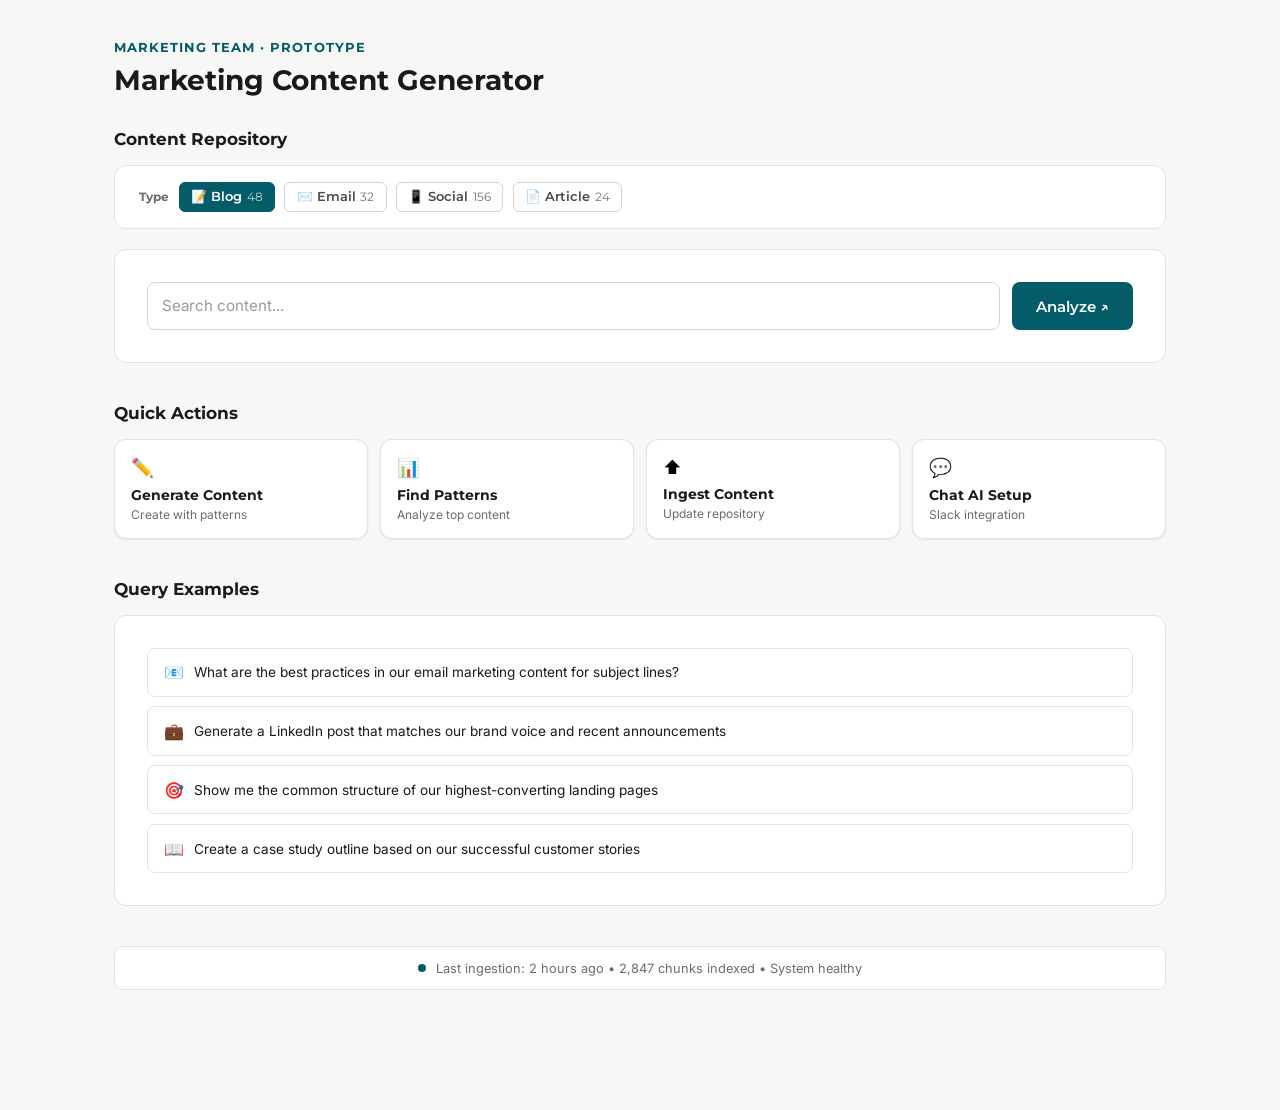
<file: index.html>
<!DOCTYPE html>
<!-- ============================================================
     Marketing Content Generator — Prototype
     v3.0 — Restyled on the UI Shell Style Kit (shell.css)
     Files: index.html + shell.css + styles.css + script.js
     ============================================================ -->
<html lang="en">
<head>
    <meta charset="UTF-8">
    <meta name="viewport" content="width=device-width, initial-scale=1.0">
    <meta name="version" content="3.0">
    <title>Marketing Content Generator</title>
    <link rel="preconnect" href="https://fonts.googleapis.com">
    <link rel="preconnect" href="https://fonts.gstatic.com" crossorigin>
    <link href="https://fonts.googleapis.com/css2?family=Montserrat:wght@400;600;700&family=Inter:wght@400;500;600&display=swap" rel="stylesheet">
    <link rel="stylesheet" href="shell.css">
    <link rel="stylesheet" href="styles.css">
</head>
<body class="shell">
    <div class="shell-page">
        <header>
            <p class="shell-eyebrow">Marketing Team · Prototype</p>
            <h1 class="shell-title">Marketing Content Generator</h1>
        </header>

        <!-- Metrics Section (hidden for now — remove style attribute to restore) -->
        <section class="section" id="metrics-section" style="display: none;">
            <div class="metrics-grid">
                <div class="metric-card">
                    <div class="metric-label">Content Chunks</div>
                    <div class="metric-value" id="content-chunks">0</div>
                </div>
                <div class="metric-card">
                    <div class="metric-label">Queries/Day</div>
                    <div class="metric-value">147</div>
                </div>
                <div class="metric-card">
                    <div class="metric-label">Avg Response</div>
                    <div class="metric-value">1.2s</div>
                </div>
                <div class="metric-card">
                    <div class="metric-label">Accuracy</div>
                    <div class="metric-value">88%</div>
                </div>
            </div>
        </section>

        <!-- Content Repository Section -->
        <section class="section">
            <h2>Content Repository</h2>
            <div class="shell-toolbar">
                <div class="shell-toolbar__group">
                    <span class="shell-toolbar__label">Type</span>
                    <button type="button" class="shell-toolbar__pill is-active" onclick="toggleBadge(this)">📝 Blog<span class="type-count">48</span></button>
                    <button type="button" class="shell-toolbar__pill" onclick="toggleBadge(this)">✉️ Email<span class="type-count">32</span></button>
                    <button type="button" class="shell-toolbar__pill" onclick="toggleBadge(this)">📱 Social<span class="type-count">156</span></button>
                    <button type="button" class="shell-toolbar__pill" onclick="toggleBadge(this)">📄 Article<span class="type-count">24</span></button>
                </div>
            </div>
            <div class="shell-card">
                <div class="search-bar" style="margin-bottom: 0;">
                    <input type="search" class="shell-input" id="search-input" placeholder="Search content...">
                    <button class="shell-btn-primary" onclick="analyzeContent()">Analyze ↗</button>
                </div>
            </div>
        </section>

        <!-- Quick Actions Section -->
        <section class="section">
            <h2>Quick Actions</h2>
            <div class="quick-actions">
                <button class="action-button" onclick="performAction('generate')">
                    <span class="action-button-icon">✏️</span>
                    <span class="action-button-title">Generate Content</span>
                    <span class="action-button-desc">Create with patterns</span>
                </button>
                <button class="action-button" onclick="performAction('patterns')">
                    <span class="action-button-icon">📊</span>
                    <span class="action-button-title">Find Patterns</span>
                    <span class="action-button-desc">Analyze top content</span>
                </button>
                <button class="action-button" id="ingest-btn" onclick="performAction('ingest')">
                    <span class="action-button-icon">⬆️</span>
                    <span class="action-button-title">Ingest Content</span>
                    <span class="action-button-desc">Update repository</span>
                </button>
                <button class="action-button" onclick="performAction('slack')">
                    <span class="action-button-icon">💬</span>
                    <span class="action-button-title">Chat AI Setup</span>
                    <span class="action-button-desc">Slack integration</span>
                </button>
            </div>
        </section>

        <!-- Query Examples Section -->
        <section class="section">
            <h2>Query Examples</h2>
            <div class="shell-card">
                <div class="queries-list">
                    <div class="query-item" onclick="executeQuery('What are the best practices in our email marketing content for subject lines?')">
                        <span class="query-icon">📧</span>
                        <span>What are the best practices in our email marketing content for subject lines?</span>
                    </div>
                    <div class="query-item" onclick="executeQuery('Generate a LinkedIn post that matches our brand voice and recent announcements')">
                        <span class="query-icon">💼</span>
                        <span>Generate a LinkedIn post that matches our brand voice and recent announcements</span>
                    </div>
                    <div class="query-item" onclick="executeQuery('Show me the common structure of our highest-converting landing pages')">
                        <span class="query-icon">🎯</span>
                        <span>Show me the common structure of our highest-converting landing pages</span>
                    </div>
                    <div class="query-item" onclick="executeQuery('Create a case study outline based on our successful customer stories')">
                        <span class="query-icon">📖</span>
                        <span>Create a case study outline based on our successful customer stories</span>
                    </div>
                </div>
            </div>
        </section>

        <!-- Status Bar -->
        <section class="section">
            <div class="status-bar">
                <span class="status-dot" id="status-dot"></span>
                <span>Last ingestion: 2 hours ago • 2,847 chunks indexed • System healthy</span>
            </div>
        </section>
    </div>

    <!-- Generate Content Modal (Scenario A) -->
    <div class="modal-backdrop" id="gen-modal">
        <div class="modal">
            <div class="modal-header">
                <h2>✏️ Generate Content</h2>
                <button class="modal-close" onclick="closeGenModal()" aria-label="Close">✕</button>
            </div>

            <div class="shell-steps">
                <button type="button" class="shell-steps__item is-active" id="gen-step-ind-1" onclick="genStepClick(1)"><span class="shell-steps__num">1</span> Brief</button>
                <button type="button" class="shell-steps__item" id="gen-step-ind-2"><span class="shell-steps__num">2</span> Generating</button>
                <button type="button" class="shell-steps__item" id="gen-step-ind-3"><span class="shell-steps__num">3</span> Result</button>
            </div>

            <!-- Step 1: Setup form -->
            <div id="gen-step-form">
                <div class="modal-step-label">Content type</div>
                <div class="type-select-grid" id="gen-type-grid">
                    <button type="button" class="type-option selected" data-type="blog" onclick="selectGenType(this)">📝 Blog</button>
                    <button type="button" class="type-option" data-type="email" onclick="selectGenType(this)">✉️ Email</button>
                    <button type="button" class="type-option" data-type="social" onclick="selectGenType(this)">📱 Social</button>
                    <button type="button" class="type-option" data-type="article" onclick="selectGenType(this)">📄 Article</button>
                </div>

                <div class="field-group">
                    <div class="modal-step-label">Brief</div>
                    <label class="field-label" for="gen-brief">What should this content be about?</label>
                    <textarea class="shell-textarea" id="gen-brief" rows="3" placeholder="e.g. Announce extended telehealth hours to existing patients, emphasizing weekend availability..."></textarea>
                    <div class="example-chips-label">Try an example:</div>
                    <div class="example-chips" id="gen-examples"></div>
                </div>

                <div class="field-group">
                    <div class="modal-step-label">Options</div>
                    <div class="options-row">
                        <div>
                            <label class="field-label" for="gen-tone">Tone</label>
                            <select class="field-select" id="gen-tone">
                                <option>Brand default</option>
                                <option>Direct &amp; evidence-first</option>
                                <option>Warm &amp; conversational</option>
                                <option>Authoritative</option>
                            </select>
                        </div>
                        <div>
                            <label class="field-label" for="gen-length">Length</label>
                            <select class="field-select" id="gen-length">
                                <option>Standard</option>
                                <option>Short</option>
                                <option>Long-form</option>
                            </select>
                        </div>
                        <div>
                            <label class="field-label" for="gen-audience">Audience</label>
                            <select class="field-select" id="gen-audience">
                                <option>Existing customers</option>
                                <option>Prospects</option>
                                <option>Decision makers</option>
                                <option>Practitioners</option>
                            </select>
                        </div>
                    </div>
                </div>

                <div class="modal-footer">
                    <button class="shell-btn-outline" onclick="closeGenModal()">Cancel</button>
                    <button class="shell-btn-primary" onclick="startGeneration()">Generate ✨</button>
                </div>
            </div>

            <!-- Step 2: Loading -->
            <div id="gen-step-loading" style="display: none;">
                <div class="gen-loading">
                    <div class="spinner"></div>
                    <div class="gen-loading-step" id="load-step-1">Embedding your brief…</div>
                    <div class="gen-loading-step" id="load-step-2">Retrieving relevant chunks from repository…</div>
                    <div class="gen-loading-step" id="load-step-3">Generating with brand-voice context…</div>
                </div>
            </div>

            <!-- Step 3: Result -->
            <div id="gen-step-result" style="display: none;">
                <div class="modal-step-label" id="result-meta"></div>
                <div class="result-output" id="result-text"></div>

                <div class="result-actions">
                    <button class="shell-btn-outline btn-compact" onclick="copyResult()">📋 Copy</button>
                    <button class="shell-btn-outline btn-compact" onclick="regenerate()">↻ Regenerate</button>
                    <button class="shell-btn-outline btn-compact" onclick="backToForm()">✎ Edit brief</button>
                </div>

                <button class="sources-toggle" id="sources-toggle" onclick="toggleSources()">▸ View retrieved source chunks (3)</button>
                <div id="sources-list" style="display: none;"></div>

                <div class="rating-row">
                    <span>Was this output useful?</span>
                    <button class="rate-btn" id="rate-up" onclick="rateResult('up')">👍</button>
                    <button class="rate-btn" id="rate-down" onclick="rateResult('down')">👎</button>
                    <span id="rate-thanks" style="display: none; color: var(--shell-accent);">Feedback logged ✓</span>
                </div>
            </div>
        </div>
    </div>

    <!-- Find Patterns Modal (Scenario B) -->
    <div class="modal-backdrop" id="pat-modal">
        <div class="modal">
            <div class="modal-header">
                <h2>📊 Find Patterns</h2>
                <button class="modal-close" onclick="closePatModal()" aria-label="Close">✕</button>
            </div>

            <!-- Step 1: pick type -->
            <div id="pat-step-type">
                <div class="modal-step-label">Choose a content type to analyze</div>
                <div class="type-select-grid">
                    <button type="button" class="type-option" onclick="analyzePatterns('blog')">📝 Blog<span class="type-sub">48 items</span></button>
                    <button type="button" class="type-option" onclick="analyzePatterns('email')">✉️ Email<span class="type-sub">32 items</span></button>
                    <button type="button" class="type-option" onclick="analyzePatterns('social')">📱 Social<span class="type-sub">156 items</span></button>
                    <button type="button" class="type-option" onclick="analyzePatterns('article')">📄 Article<span class="type-sub">24 items</span></button>
                </div>
            </div>

            <!-- Step 2: loading -->
            <div id="pat-step-loading" style="display: none;">
                <div class="gen-loading">
                    <div class="spinner"></div>
                    <div class="gen-loading-step active" id="pat-load-msg">Analyzing content performance…</div>
                </div>
            </div>

            <!-- Step 3: results -->
            <div id="pat-step-results" style="display: none;">
                <div class="modal-step-label" id="pat-results-meta"></div>
                <div id="pat-results-list"></div>
                <div class="modal-footer">
                    <button class="shell-btn-text" onclick="showPatStep('type')">← Analyze another type</button>
                </div>
            </div>
        </div>
    </div>

    <!-- Ingest Content Modal (Scenario C) -->
    <div class="modal-backdrop" id="ing-modal">
        <div class="modal">
            <div class="modal-header">
                <h2>⬆️ Ingest Content</h2>
                <button class="modal-close" onclick="closeIngModal()" aria-label="Close">✕</button>
            </div>

            <!-- Step 1: pick source -->
            <div id="ing-step-source">
                <div class="modal-step-label">Choose a content source</div>
                <div class="source-grid">
                    <div class="source-option" onclick="startIngestion('drive')">
                        <span class="source-option-icon">📁</span>
                        <span class="source-option-name">Google Drive</span>
                        <div class="source-option-desc">Sync marketing folder</div>
                    </div>
                    <div class="source-option" onclick="startIngestion('upload')">
                        <span class="source-option-icon">📤</span>
                        <span class="source-option-name">Upload files</span>
                        <div class="source-option-desc">PDF, DOCX, MD</div>
                    </div>
                    <div class="source-option" onclick="startIngestion('url')">
                        <span class="source-option-icon">🔗</span>
                        <span class="source-option-name">From URL</span>
                        <div class="source-option-desc">Blog or page scrape</div>
                    </div>
                </div>
            </div>

            <!-- Step 2: progress -->
            <div id="ing-step-progress" style="display: none;">
                <div class="modal-step-label" id="ing-progress-label">Ingesting from Google Drive</div>
                <div class="progress-track"><div class="progress-fill" id="ing-progress-fill"></div></div>
                <div class="progress-status">
                    <span id="ing-progress-text">Starting…</span>
                    <span id="ing-progress-pct">0%</span>
                </div>
                <div class="doc-list" id="ing-doc-list"></div>
            </div>

            <!-- Step 3: summary -->
            <div id="ing-step-summary" style="display: none;">
                <div class="modal-step-label">Ingestion complete</div>
                <div class="summary-grid">
                    <div class="summary-cell">
                        <div class="summary-num good" id="sum-docs">0</div>
                        <div class="summary-cell-label">Docs processed</div>
                    </div>
                    <div class="summary-cell">
                        <div class="summary-num" id="sum-chunks">0</div>
                        <div class="summary-cell-label">Chunks added</div>
                    </div>
                    <div class="summary-cell">
                        <div class="summary-num bad" id="sum-failed">0</div>
                        <div class="summary-cell-label">Failed</div>
                    </div>
                </div>

                <div class="stale-panel" id="stale-panel">
                    <div class="stale-panel-title">⚠️ Stale content detected</div>
                    <div id="stale-list"></div>
                </div>

                <div class="modal-footer">
                    <button class="shell-btn-text" onclick="showIngStep('source')">← Ingest another source</button>
                    <button class="shell-btn-primary" onclick="closeIngModal()">Done</button>
                </div>
            </div>
        </div>
    </div>

    <script src="script.js"></script>
</body>
</html>
</file>
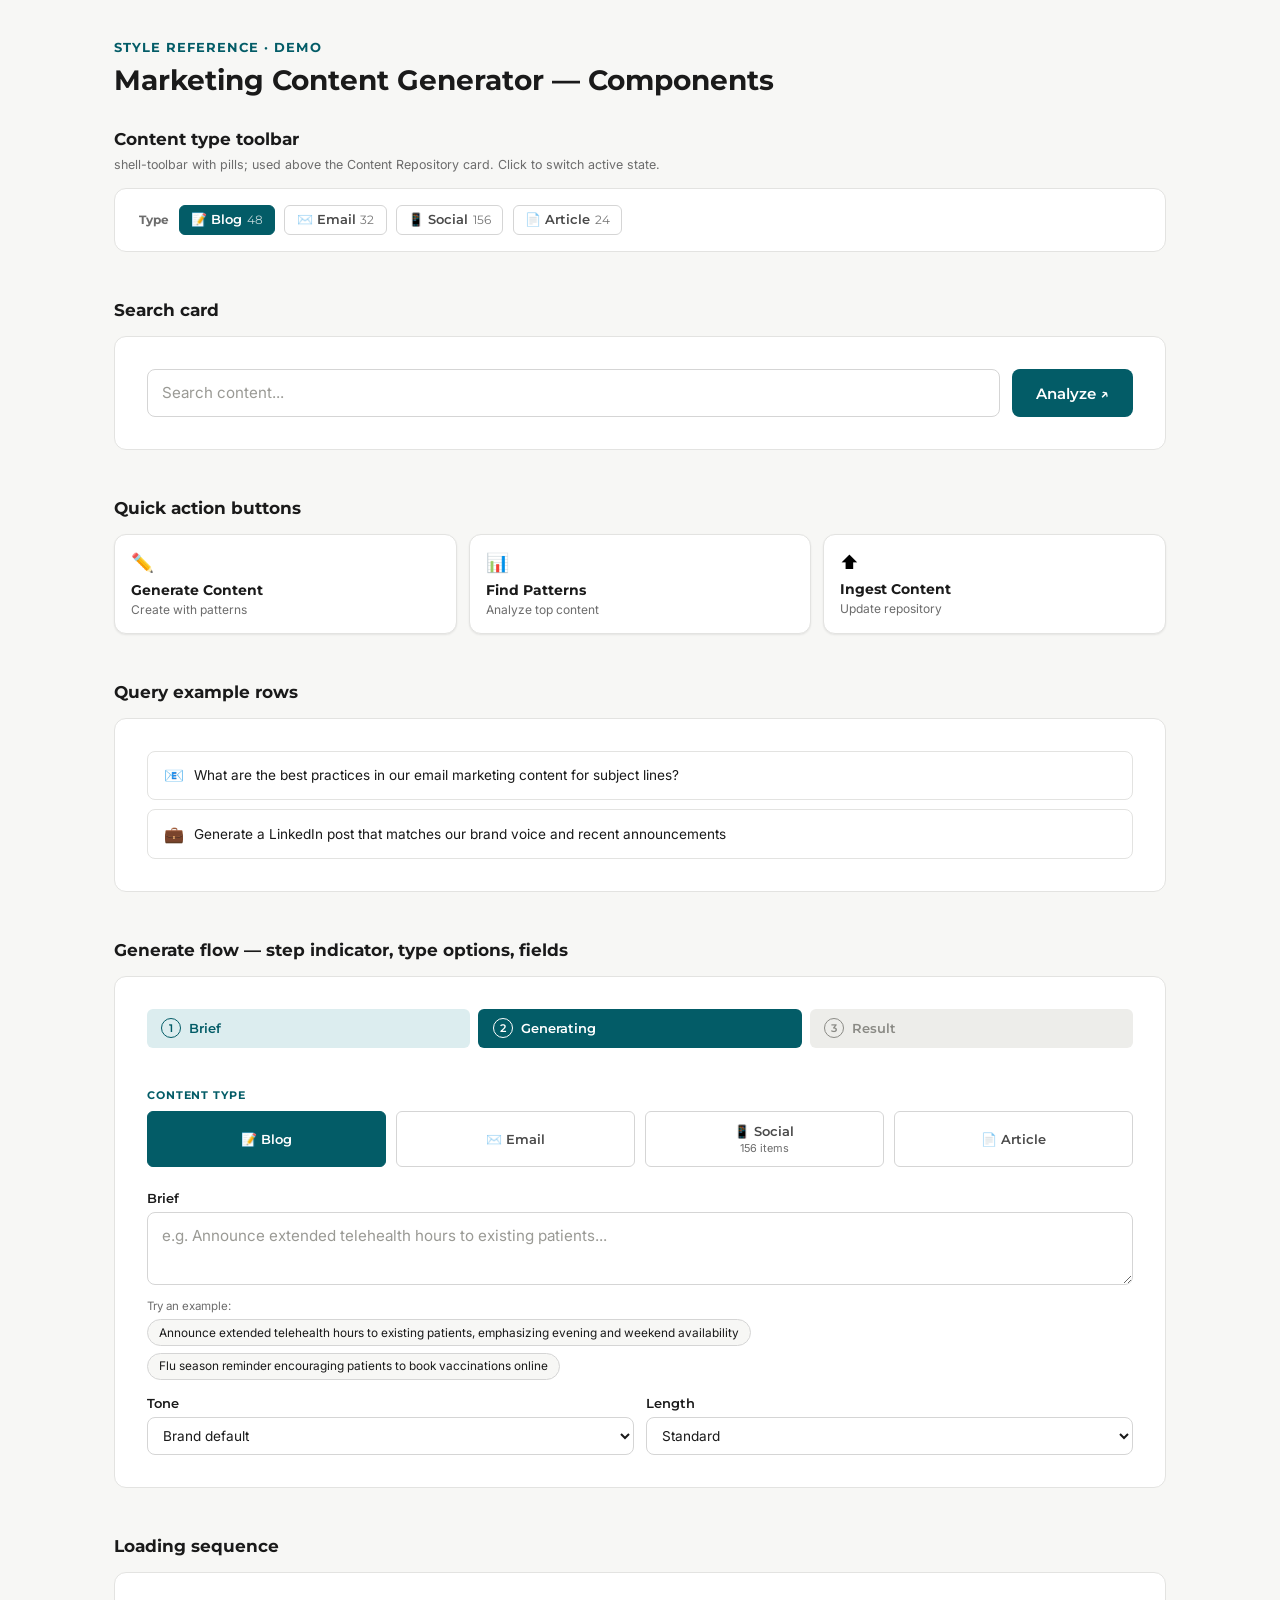
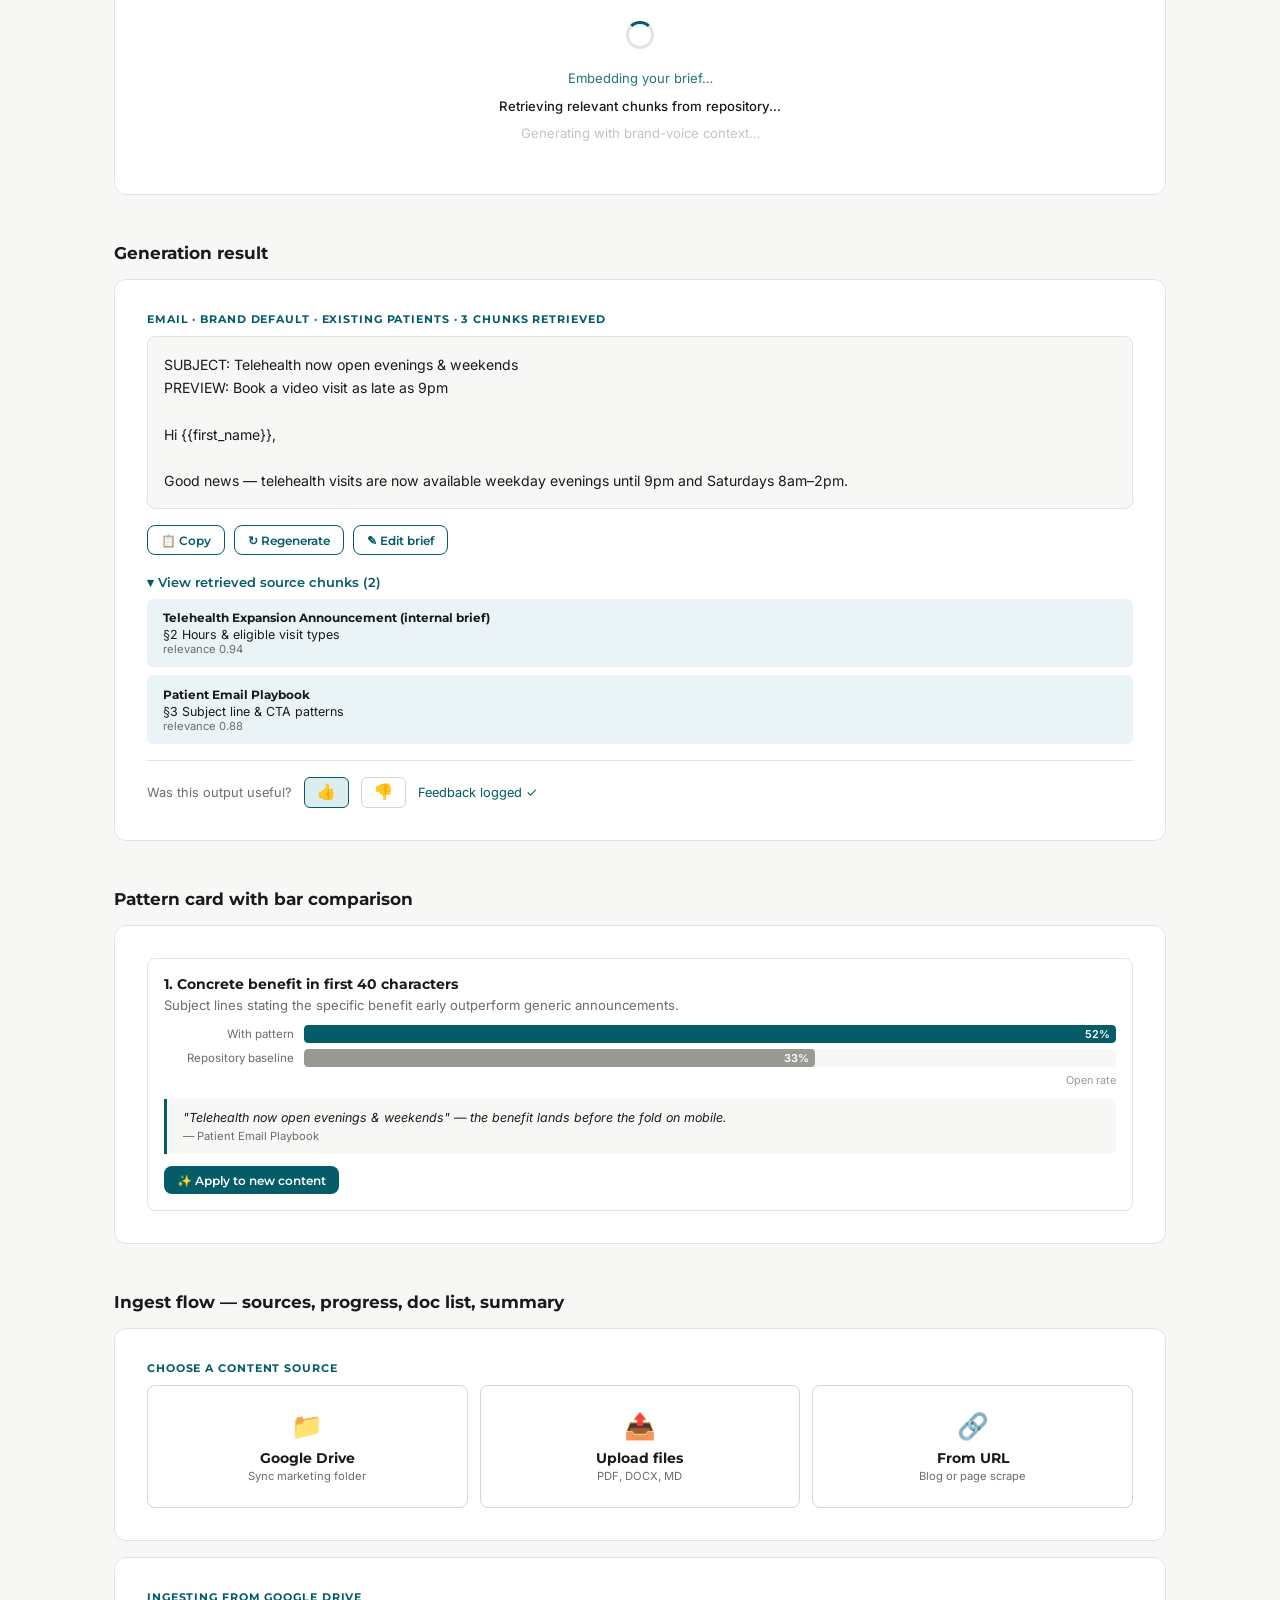
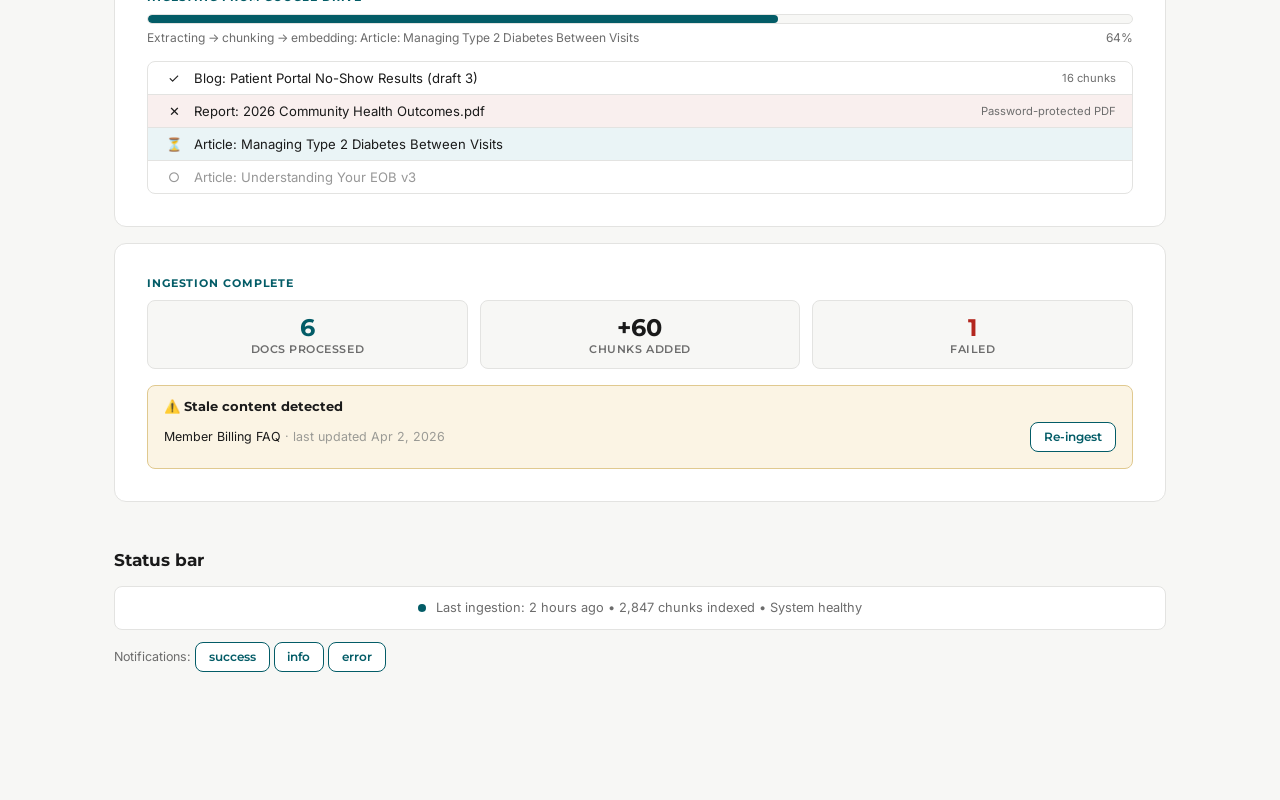
<file: demo.html>
<!DOCTYPE html>
<!-- ============================================================
     Marketing Content Generator — Component Demo / Preview
     v3.0 — Companion to index.html. Open in a browser to see
     every dashboard-specific component rendered in one page,
     same pattern as the shell kit's preview.html.
     Requires: shell.css + styles.css in the same folder.
     ============================================================ -->
<html lang="en">
<head>
<meta charset="UTF-8">
<meta name="viewport" content="width=device-width, initial-scale=1.0">
<meta name="version" content="3.0">
<title>Marketing Content Generator — Component Demo</title>
<link rel="preconnect" href="https://fonts.googleapis.com">
<link rel="preconnect" href="https://fonts.gstatic.com" crossorigin>
<link href="https://fonts.googleapis.com/css2?family=Montserrat:wght@400;600;700&family=Inter:wght@400;500;600&display=swap" rel="stylesheet">
<link rel="stylesheet" href="shell.css">
<link rel="stylesheet" href="styles.css">
<style>
  .demo-note { font-size: 0.78rem; color: var(--shell-ink-subtle); margin: -0.5rem 0 1rem; }
  .demo-block { margin-bottom: 3rem; }
</style>
</head>
<body class="shell">
<div class="shell-page">

  <p class="shell-eyebrow">Style Reference · Demo</p>
  <h1 class="shell-title">Marketing Content Generator — Components</h1>

  <!-- Content type toolbar -->
  <div class="demo-block">
    <h2>Content type toolbar</h2>
    <p class="demo-note">shell-toolbar with pills; used above the Content Repository card. Click to switch active state.</p>
    <div class="shell-toolbar">
      <div class="shell-toolbar__group">
        <span class="shell-toolbar__label">Type</span>
        <button type="button" class="shell-toolbar__pill is-active" onclick="demoPill(this)">📝 Blog<span class="type-count">48</span></button>
        <button type="button" class="shell-toolbar__pill" onclick="demoPill(this)">✉️ Email<span class="type-count">32</span></button>
        <button type="button" class="shell-toolbar__pill" onclick="demoPill(this)">📱 Social<span class="type-count">156</span></button>
        <button type="button" class="shell-toolbar__pill" onclick="demoPill(this)">📄 Article<span class="type-count">24</span></button>
      </div>
    </div>
  </div>

  <!-- Search card -->
  <div class="demo-block">
    <h2>Search card</h2>
    <div class="shell-card">
      <div class="search-bar" style="margin-bottom: 0;">
        <input type="search" class="shell-input" placeholder="Search content...">
        <button class="shell-btn-primary">Analyze ↗</button>
      </div>
    </div>
  </div>

  <!-- Quick actions -->
  <div class="demo-block">
    <h2>Quick action buttons</h2>
    <div class="quick-actions">
      <button class="action-button">
        <span class="action-button-icon">✏️</span>
        <span class="action-button-title">Generate Content</span>
        <span class="action-button-desc">Create with patterns</span>
      </button>
      <button class="action-button">
        <span class="action-button-icon">📊</span>
        <span class="action-button-title">Find Patterns</span>
        <span class="action-button-desc">Analyze top content</span>
      </button>
      <button class="action-button">
        <span class="action-button-icon">⬆️</span>
        <span class="action-button-title">Ingest Content</span>
        <span class="action-button-desc">Update repository</span>
      </button>
    </div>
  </div>

  <!-- Query items -->
  <div class="demo-block">
    <h2>Query example rows</h2>
    <div class="shell-card">
      <div class="queries-list">
        <div class="query-item"><span class="query-icon">📧</span><span>What are the best practices in our email marketing content for subject lines?</span></div>
        <div class="query-item"><span class="query-icon">💼</span><span>Generate a LinkedIn post that matches our brand voice and recent announcements</span></div>
      </div>
    </div>
  </div>

  <!-- Step indicator + type options + fields (Generate modal internals) -->
  <div class="demo-block">
    <h2>Generate flow — step indicator, type options, fields</h2>
    <div class="shell-card">
      <div class="shell-steps">
        <button type="button" class="shell-steps__item is-done"><span class="shell-steps__num">1</span> Brief</button>
        <button type="button" class="shell-steps__item is-active"><span class="shell-steps__num">2</span> Generating</button>
        <button type="button" class="shell-steps__item"><span class="shell-steps__num">3</span> Result</button>
      </div>
      <div class="modal-step-label">Content type</div>
      <div class="type-select-grid">
        <button type="button" class="type-option selected">📝 Blog</button>
        <button type="button" class="type-option">✉️ Email</button>
        <button type="button" class="type-option">📱 Social<span class="type-sub">156 items</span></button>
        <button type="button" class="type-option">📄 Article</button>
      </div>
      <div class="field-group" style="margin-bottom: 1rem;">
        <label class="field-label">Brief</label>
        <textarea class="shell-textarea" rows="2" placeholder="e.g. Announce extended telehealth hours to existing patients..."></textarea>
        <div class="example-chips-label">Try an example:</div>
        <div class="example-chips">
          <button type="button" class="example-chip">Announce extended telehealth hours to existing patients, emphasizing evening and weekend availability</button>
          <button type="button" class="example-chip">Flu season reminder encouraging patients to book vaccinations online</button>
        </div>
      </div>
      <div class="options-row">
        <div>
          <label class="field-label">Tone</label>
          <select class="field-select"><option>Brand default</option></select>
        </div>
        <div>
          <label class="field-label">Length</label>
          <select class="field-select"><option>Standard</option></select>
        </div>
      </div>
    </div>
  </div>

  <!-- Loading -->
  <div class="demo-block">
    <h2>Loading sequence</h2>
    <div class="shell-card">
      <div class="gen-loading" style="padding: 1rem;">
        <div class="spinner"></div>
        <div class="gen-loading-step done">Embedding your brief…</div>
        <div class="gen-loading-step active">Retrieving relevant chunks from repository…</div>
        <div class="gen-loading-step">Generating with brand-voice context…</div>
      </div>
    </div>
  </div>

  <!-- Result -->
  <div class="demo-block">
    <h2>Generation result</h2>
    <div class="shell-card">
      <div class="modal-step-label">EMAIL · Brand default · Existing patients · 3 chunks retrieved</div>
      <div class="result-output">SUBJECT: Telehealth now open evenings &amp; weekends
PREVIEW: Book a video visit as late as 9pm

Hi {{first_name}},

Good news — telehealth visits are now available weekday evenings until 9pm and Saturdays 8am–2pm.</div>
      <div class="result-actions">
        <button class="shell-btn-outline btn-compact">📋 Copy</button>
        <button class="shell-btn-outline btn-compact">↻ Regenerate</button>
        <button class="shell-btn-outline btn-compact">✎ Edit brief</button>
      </div>
      <button class="sources-toggle">▾ View retrieved source chunks (2)</button>
      <div class="source-chunk">
        <div class="source-chunk-title">Telehealth Expansion Announcement (internal brief)</div>
        <div>§2 Hours &amp; eligible visit types</div>
        <div class="source-chunk-score">relevance 0.94</div>
      </div>
      <div class="source-chunk">
        <div class="source-chunk-title">Patient Email Playbook</div>
        <div>§3 Subject line &amp; CTA patterns</div>
        <div class="source-chunk-score">relevance 0.88</div>
      </div>
      <div class="rating-row">
        <span>Was this output useful?</span>
        <button class="rate-btn selected-up">👍</button>
        <button class="rate-btn">👎</button>
        <span style="color: var(--shell-accent);">Feedback logged ✓</span>
      </div>
    </div>
  </div>

  <!-- Pattern card -->
  <div class="demo-block">
    <h2>Pattern card with bar comparison</h2>
    <div class="shell-card">
      <div class="pattern-card" style="margin-bottom: 0;">
        <div class="pattern-title">1. Concrete benefit in first 40 characters</div>
        <div class="pattern-desc">Subject lines stating the specific benefit early outperform generic announcements.</div>
        <div class="bar-compare">
          <div class="bar-row">
            <div class="bar-label">With pattern</div>
            <div class="bar-track"><div class="bar-fill pattern" style="width: 100%;">52%</div></div>
          </div>
          <div class="bar-row">
            <div class="bar-label">Repository baseline</div>
            <div class="bar-track"><div class="bar-fill baseline" style="width: 63%;">33%</div></div>
          </div>
          <div class="bar-metric">Open rate</div>
        </div>
        <div class="pattern-excerpt">
          "Telehealth now open evenings &amp; weekends" — the benefit lands before the fold on mobile.
          <div class="pattern-excerpt-source">— Patient Email Playbook</div>
        </div>
        <button class="shell-btn-primary btn-compact">✨ Apply to new content</button>
      </div>
    </div>
  </div>

  <!-- Ingest components -->
  <div class="demo-block">
    <h2>Ingest flow — sources, progress, doc list, summary</h2>
    <div class="shell-card" style="margin-bottom: 1rem;">
      <div class="modal-step-label">Choose a content source</div>
      <div class="source-grid">
        <div class="source-option">
          <span class="source-option-icon">📁</span>
          <span class="source-option-name">Google Drive</span>
          <div class="source-option-desc">Sync marketing folder</div>
        </div>
        <div class="source-option">
          <span class="source-option-icon">📤</span>
          <span class="source-option-name">Upload files</span>
          <div class="source-option-desc">PDF, DOCX, MD</div>
        </div>
        <div class="source-option">
          <span class="source-option-icon">🔗</span>
          <span class="source-option-name">From URL</span>
          <div class="source-option-desc">Blog or page scrape</div>
        </div>
      </div>
    </div>
    <div class="shell-card" style="margin-bottom: 1rem;">
      <div class="modal-step-label">Ingesting from Google Drive</div>
      <div class="progress-track"><div class="progress-fill" style="width: 64%;"></div></div>
      <div class="progress-status">
        <span>Extracting → chunking → embedding: Article: Managing Type 2 Diabetes Between Visits</span>
        <span>64%</span>
      </div>
      <div class="doc-list">
        <div class="doc-row"><span class="doc-status">✓</span><span class="doc-name">Blog: Patient Portal No-Show Results (draft 3)</span><span class="doc-chunks">16 chunks</span></div>
        <div class="doc-row failed"><span class="doc-status">✕</span><span class="doc-name">Report: 2026 Community Health Outcomes.pdf</span><span class="doc-chunks">Password-protected PDF</span></div>
        <div class="doc-row processing"><span class="doc-status">⏳</span><span class="doc-name">Article: Managing Type 2 Diabetes Between Visits</span><span class="doc-chunks"></span></div>
        <div class="doc-row pending"><span class="doc-status">○</span><span class="doc-name">Article: Understanding Your EOB v3</span><span class="doc-chunks"></span></div>
      </div>
    </div>
    <div class="shell-card">
      <div class="modal-step-label">Ingestion complete</div>
      <div class="summary-grid">
        <div class="summary-cell"><div class="summary-num good">6</div><div class="summary-cell-label">Docs processed</div></div>
        <div class="summary-cell"><div class="summary-num">+60</div><div class="summary-cell-label">Chunks added</div></div>
        <div class="summary-cell"><div class="summary-num bad">1</div><div class="summary-cell-label">Failed</div></div>
      </div>
      <div class="stale-panel" style="margin-bottom: 0;">
        <div class="stale-panel-title">⚠️ Stale content detected</div>
        <div class="stale-item">
          <span>Member Billing FAQ <span style="color:var(--shell-ink-faint)">· last updated Apr 2, 2026</span></span>
          <button class="shell-btn-outline btn-compact">Re-ingest</button>
        </div>
      </div>
    </div>
  </div>

  <!-- Status bar + notifications -->
  <div class="demo-block">
    <h2>Status bar</h2>
    <div class="status-bar">
      <span class="status-dot"></span>
      <span>Last ingestion: 2 hours ago • 2,847 chunks indexed • System healthy</span>
    </div>
    <p class="demo-note" style="margin-top: 0.75rem;">Notifications: <button class="shell-btn-outline btn-compact" onclick="demoNotify('success')">success</button> <button class="shell-btn-outline btn-compact" onclick="demoNotify('info')">info</button> <button class="shell-btn-outline btn-compact" onclick="demoNotify('error')">error</button></p>
  </div>

</div>

<script>
function demoPill(el) {
  el.parentElement.querySelectorAll('.shell-toolbar__pill').forEach(p => p.classList.remove('is-active'));
  el.classList.add('is-active');
}
function demoNotify(type) {
  const messages = { success: 'Copied to clipboard!', info: 'Processing your request…', error: 'Connection error' };
  const n = document.createElement('div');
  n.className = 'notification ' + type;
  n.textContent = messages[type];
  document.body.appendChild(n);
  setTimeout(() => { n.style.animation = 'slideOut 0.3s ease-out'; setTimeout(() => n.remove(), 300); }, 2500);
}
</script>
</body>
</html>
</file>
<file: shell.css>
/* ============================================================
   UI Shell Style Kit
   Extracted from Draft Room v1.3. This is the app-chrome visual
   language — page background, typography, cards, toolbar pills,
   buttons, step indicator — independent of any specific product's
   design tokens. Drop this in alongside your own content/component
   styles; nothing here assumes a particular brand.
   ============================================================ */

/* ---- Fonts (Google Fonts) ----
   Add to <head>:
   <link rel="preconnect" href="https://fonts.googleapis.com">
   <link rel="preconnect" href="https://fonts.gstatic.com" crossorigin>
   <link href="https://fonts.googleapis.com/css2?family=Montserrat:wght@400;600;700&family=Inter:wght@400;500;600&display=swap" rel="stylesheet">
*/

/* ---- Design tokens ----
   Everything below reads from these. Change values here to retheme. */
:root {
  --shell-font-heading: 'Montserrat', sans-serif;
  --shell-font-body: 'Inter', sans-serif;

  --shell-bg: #F7F7F5;           /* page background, off-white */
  --shell-surface: #ffffff;      /* card / container background */
  --shell-border: #E3E3E1;       /* card and input borders */
  --shell-border-strong: #D5D5D5;/* input borders, slightly darker */

  --shell-ink: #1a1a1a;          /* primary text */
  --shell-ink-subtle: #6C6C6C;   /* secondary text, hints */
  --shell-ink-faint: #9a9a95;    /* placeholders, disabled */

  --shell-accent: #035C67;       /* primary teal — buttons, links, active states */
  --shell-accent-hover: #024A52;
  --shell-accent-wash: #EAF4F6;  /* light tint for hover/active backgrounds */
  --shell-accent-wash-strong: #DCEDEF;

  --shell-radius-sm: 6px;
  --shell-radius-md: 8px;
  --shell-radius-lg: 12px;

  --shell-shadow-card: 0 1px 2px rgba(0,0,0,0.08);
  --shell-shadow-sidesheet: -8px 0 24px rgba(0,0,0,0.12);
}

/* ---- Page shell ---- */
body.shell {
  margin: 0;
  font-family: var(--shell-font-body);
  color: var(--shell-ink);
  background: var(--shell-bg);
}

.shell-page {
  max-width: 1100px;
  margin: 0 auto;
  padding: 2.5rem 1.5rem 5rem;
}

/* ---- Heading block (eyebrow + title) ---- */
.shell-eyebrow {
  font-family: var(--shell-font-heading);
  font-size: 0.8rem;
  font-weight: 700;
  letter-spacing: 0.08em;
  text-transform: uppercase;
  color: var(--shell-accent);
  margin: 0 0 0.5rem;
}
.shell-title {
  font-family: var(--shell-font-heading);
  font-size: 1.75rem;
  font-weight: 700;
  margin: 0 0 2rem;
  color: var(--shell-ink);
}

/* ---- Card container ----
   The base "white box" used everywhere: forms, panels, previews. */
.shell-card {
  background: var(--shell-surface);
  border: 1px solid var(--shell-border);
  border-radius: var(--shell-radius-lg);
  padding: 2rem;
}

/* ---- Toolbar ----
   A horizontal bar of pill-button groups — e.g. breakpoint /
   brand-mode switchers, filter controls, view toggles. */
.shell-toolbar {
  display: flex;
  align-items: center;
  gap: 1.5rem;
  flex-wrap: wrap;
  padding: 1rem 1.5rem;
  background: var(--shell-surface);
  border: 1px solid var(--shell-border);
  border-radius: var(--shell-radius-lg);
  margin-bottom: 1.25rem;
}
.shell-toolbar__group { display: flex; align-items: center; gap: 0.6rem; flex-wrap: wrap; }
.shell-toolbar__label {
  font-family: var(--shell-font-heading);
  font-weight: 700;
  font-size: 0.78rem;
  color: var(--shell-ink-subtle);
}
.shell-toolbar__pill {
  font-family: var(--shell-font-heading);
  font-size: 0.8rem;
  font-weight: 600;
  padding: 0.4rem 0.7rem;
  border-radius: var(--shell-radius-sm);
  border: 1px solid var(--shell-border-strong);
  background: var(--shell-surface);
  color: #4a4a4a;
  cursor: pointer;
}
.shell-toolbar__pill.is-active { background: var(--shell-accent); color: #fff; border-color: var(--shell-accent); }
.shell-toolbar__pill:hover:not(.is-active) { background: #F2F2F0; }
.shell-toolbar__spacer { flex: 1; }

/* ---- Step indicator ----
   A row of numbered pills showing progress through a flow. */
.shell-steps {
  display: flex;
  gap: 0.5rem;
  margin-bottom: 2.5rem;
  font-family: var(--shell-font-heading);
  font-size: 0.8rem;
  font-weight: 600;
}
.shell-steps__item {
  flex: 1;
  padding: 0.6rem 0.9rem;
  border-radius: var(--shell-radius-sm);
  background: #EDEDEA;
  color: #8a8a85;
  display: flex;
  align-items: center;
  gap: 0.5rem;
  border: none;
  font: inherit;
  cursor: default;
  text-align: left;
  transition: background 0.2s, color 0.2s;
}
.shell-steps__item.is-active { background: var(--shell-accent); color: #fff; }
.shell-steps__item.is-done { background: var(--shell-accent-wash-strong); color: var(--shell-accent); cursor: pointer; }
.shell-steps__item.is-done:hover { background: #CCE7EA; }
.shell-steps__num {
  width: 20px; height: 20px; border-radius: 50%;
  border: 1.5px solid currentColor;
  display: flex; align-items: center; justify-content: center;
  font-size: 0.7rem; flex-shrink: 0;
}

/* ---- Buttons ---- */
.shell-btn-primary {
  font-family: var(--shell-font-heading);
  font-weight: 600;
  font-size: 0.95rem;
  padding: 0.75rem 1.5rem;
  background: var(--shell-accent);
  color: #fff;
  border: none;
  border-radius: var(--shell-radius-md);
  cursor: pointer;
  transition: background 0.15s;
}
.shell-btn-primary:hover { background: var(--shell-accent-hover); }
.shell-btn-primary:disabled { background: #ABABAB; cursor: default; }

.shell-btn-outline {
  font-family: var(--shell-font-heading);
  font-weight: 600;
  font-size: 0.85rem;
  padding: 0.5rem 1rem;
  background: var(--shell-surface);
  color: var(--shell-accent);
  border: 1.5px solid var(--shell-accent);
  border-radius: var(--shell-radius-md);
  cursor: pointer;
}
.shell-btn-outline:hover { background: var(--shell-accent-wash); }

.shell-btn-text {
  font-family: var(--shell-font-heading);
  font-weight: 600;
  font-size: 0.9rem;
  color: #4a4a4a;
  background: none;
  border: none;
  cursor: pointer;
  padding: 0.5rem 0;
  display: inline-flex;
  align-items: center;
  gap: 0.35rem;
}
.shell-btn-text:hover { color: var(--shell-accent); }

/* ---- Inputs ---- */
.shell-input,
.shell-textarea {
  width: 100%;
  font-family: var(--shell-font-body);
  font-size: 0.95rem;
  line-height: 1.6;
  padding: 0.7rem 0.85rem;
  border: 1px solid var(--shell-border-strong);
  border-radius: var(--shell-radius-md);
  color: var(--shell-ink);
}
.shell-textarea { resize: vertical; }
.shell-input:focus,
.shell-textarea:focus { outline: 2px solid var(--shell-accent); outline-offset: 1px; }
.shell-input::placeholder,
.shell-textarea::placeholder { color: var(--shell-ink-faint); }

/* ---- Sidesheet ----
   A slide-in panel from the right, with a dimmed overlay. */
.shell-sidesheet-overlay {
  position: fixed;
  inset: 0;
  background: rgba(20, 20, 18, 0.35);
  opacity: 0;
  pointer-events: none;
  transition: opacity 0.2s;
  z-index: 40;
}
.shell-sidesheet-overlay.is-open { opacity: 1; pointer-events: auto; }

.shell-sidesheet {
  position: fixed;
  top: 0; right: 0; bottom: 0;
  width: min(420px, 92vw);
  background: var(--shell-surface);
  box-shadow: var(--shell-shadow-sidesheet);
  transform: translateX(100%);
  transition: transform 0.25s ease;
  z-index: 50;
  display: flex;
  flex-direction: column;
}
.shell-sidesheet.is-open { transform: translateX(0); }
.shell-sidesheet__head {
  display: flex;
  align-items: center;
  justify-content: space-between;
  padding: 1.25rem 1.5rem;
  border-bottom: 1px solid var(--shell-border);
}
.shell-sidesheet__title {
  font-family: var(--shell-font-heading);
  font-weight: 700;
  font-size: 1.05rem;
  margin: 0;
}
.shell-sidesheet__body { padding: 1.5rem; flex: 1; overflow-y: auto; }
.shell-sidesheet__foot {
  padding: 1.25rem 1.5rem;
  border-top: 1px solid var(--shell-border);
  display: flex;
  gap: 0.75rem;
}

/* ---- Toggle switch ---- */
.shell-toggle {
  width: 42px; height: 24px;
  border-radius: 999px;
  background: #ABABAB;
  border: none;
  position: relative;
  cursor: pointer;
  flex-shrink: 0;
  transition: background 0.15s;
}
.shell-toggle::after {
  content: '';
  position: absolute;
  top: 3px; left: 3px;
  width: 18px; height: 18px;
  border-radius: 50%;
  background: #fff;
  transition: transform 0.15s;
}
.shell-toggle.is-on { background: var(--shell-accent); }
.shell-toggle.is-on::after { transform: translateX(18px); }
</file>
<file: styles.css>
/* ============================================================
   Marketing Content Generator — dashboard components
   v3.0 — Restyled on the UI Shell Style Kit (shell.css).
   This file contains ONLY components the shell doesn't provide.
   All colors/fonts/radii read from --shell-* tokens; retheme by
   overriding tokens in shell.css, not by editing values here.
   ============================================================ */

* { box-sizing: border-box; }

.section { margin-bottom: 2.5rem; }

h2 {
  font-family: var(--shell-font-heading);
  font-size: 1.05rem;
  font-weight: 700;
  margin: 0 0 1rem;
  color: var(--shell-ink);
}

h3 {
  font-family: var(--shell-font-heading);
  font-size: 0.9rem;
  font-weight: 600;
  margin: 0 0 0.75rem;
  color: var(--shell-ink);
}

/* ---- Search row ---- */
.search-bar {
  display: flex;
  gap: 0.75rem;
  margin-bottom: 1.5rem;
}

.search-bar .shell-input { flex: 1; }

/* ---- Content type pills (shell-toolbar hosts these) ---- */
.type-count {
  font-weight: 400;
  opacity: 0.75;
  margin-left: 0.3rem;
  font-size: 0.72rem;
}

/* ---- Quick actions ---- */
.quick-actions {
  display: grid;
  grid-template-columns: repeat(auto-fit, minmax(160px, 1fr));
  gap: 0.75rem;
}

.action-button {
  background: var(--shell-surface);
  border: 1px solid var(--shell-border);
  border-radius: var(--shell-radius-lg);
  padding: 1rem;
  cursor: pointer;
  text-align: left;
  display: flex;
  flex-direction: column;
  font-family: var(--shell-font-body);
  transition: border-color 0.15s, background 0.15s;
  box-shadow: var(--shell-shadow-card);
}

.action-button:hover {
  border-color: var(--shell-accent);
  background: var(--shell-accent-wash);
}

.action-button-icon { font-size: 1.15rem; margin-bottom: 0.5rem; }

.action-button-title {
  font-family: var(--shell-font-heading);
  font-size: 0.85rem;
  font-weight: 700;
  margin-bottom: 0.2rem;
  color: var(--shell-ink);
}

.action-button-desc {
  font-size: 0.75rem;
  color: var(--shell-ink-subtle);
}

/* ---- Query examples ---- */
.queries-list {
  display: flex;
  flex-direction: column;
  gap: 0.6rem;
}

.query-item {
  padding: 0.85rem 1rem;
  background: var(--shell-surface);
  border: 1px solid var(--shell-border);
  border-radius: var(--shell-radius-md);
  cursor: pointer;
  display: flex;
  align-items: center;
  gap: 0.6rem;
  font-size: 0.85rem;
  color: var(--shell-ink);
  transition: border-color 0.15s, background 0.15s;
}

.query-item:hover {
  border-color: var(--shell-accent);
  background: var(--shell-accent-wash);
}

.query-icon { font-size: 1rem; flex-shrink: 0; }

/* ---- Status bar ---- */
.status-bar {
  background: var(--shell-surface);
  border: 1px solid var(--shell-border);
  border-radius: var(--shell-radius-md);
  padding: 0.85rem 1rem;
  text-align: center;
  font-size: 0.8rem;
  color: var(--shell-ink-subtle);
  display: flex;
  align-items: center;
  justify-content: center;
  gap: 0.6rem;
}

.status-dot {
  width: 8px;
  height: 8px;
  background: var(--shell-accent);
  border-radius: 50%;
  animation: pulse 2s infinite;
}

@keyframes pulse {
  0%, 100% { opacity: 1; }
  50% { opacity: 0.45; }
}

/* ---- Notifications ---- */
.notification {
  position: fixed;
  bottom: 20px;
  right: 20px;
  padding: 0.75rem 1.25rem;
  border-radius: var(--shell-radius-md);
  font-family: var(--shell-font-body);
  font-size: 0.8rem;
  box-shadow: 0 2px 8px rgba(0, 0, 0, 0.15);
  z-index: 1000;
  animation: slideIn 0.3s ease-out;
  color: #fff;
}

.notification.success { background: var(--shell-accent); }
.notification.error { background: #B3261E; }
.notification.info { background: var(--shell-ink-subtle); }

@keyframes slideIn {
  from { transform: translateX(400px); opacity: 0; }
  to { transform: translateX(0); opacity: 1; }
}

@keyframes slideOut {
  from { transform: translateX(0); opacity: 1; }
  to { transform: translateX(400px); opacity: 0; }
}

/* ============================================================
   Modals — centered, restyled on shell tokens
   ============================================================ */
.modal-backdrop {
  position: fixed;
  inset: 0;
  background: rgba(20, 20, 18, 0.35);
  display: none;
  align-items: flex-start;
  justify-content: center;
  padding: 48px 16px;
  z-index: 900;
  overflow-y: auto;
}

.modal-backdrop.open { display: flex; }

.modal {
  background: var(--shell-surface);
  border: 1px solid var(--shell-border);
  border-radius: var(--shell-radius-lg);
  width: 100%;
  max-width: 660px;
  padding: 2rem;
  animation: fadeIn 0.2s ease-out;
  box-shadow: 0 8px 32px rgba(0, 0, 0, 0.14);
}

@keyframes fadeIn { from { opacity: 0; } to { opacity: 1; } }

.modal-header {
  display: flex;
  justify-content: space-between;
  align-items: center;
  margin-bottom: 1.5rem;
}

.modal-header h2 { margin: 0; font-size: 1.05rem; }

.modal-close {
  background: none;
  border: none;
  font-size: 1.25rem;
  cursor: pointer;
  color: var(--shell-ink-subtle);
  padding: 4px 8px;
}

.modal-close:hover { color: var(--shell-ink); }

.modal-step-label {
  font-family: var(--shell-font-heading);
  font-size: 0.7rem;
  font-weight: 700;
  text-transform: uppercase;
  letter-spacing: 0.08em;
  color: var(--shell-accent);
  margin-bottom: 0.6rem;
}

.field-group { margin-bottom: 1.5rem; }

.field-label {
  display: block;
  font-family: var(--shell-font-heading);
  font-size: 0.8rem;
  font-weight: 600;
  margin-bottom: 0.4rem;
  color: var(--shell-ink);
}

.options-row {
  display: grid;
  grid-template-columns: repeat(auto-fit, minmax(150px, 1fr));
  gap: 0.75rem;
}

.field-select {
  width: 100%;
  font-family: var(--shell-font-body);
  font-size: 0.85rem;
  padding: 0.55rem 0.7rem;
  border: 1px solid var(--shell-border-strong);
  border-radius: var(--shell-radius-md);
  background: var(--shell-surface);
  color: var(--shell-ink);
}

.field-select:focus { outline: 2px solid var(--shell-accent); outline-offset: 1px; }

/* ---- Brief example chips ---- */
.example-chips-label {
  font-size: 0.72rem;
  color: var(--shell-ink-subtle);
  margin: 0.6rem 0 0.4rem;
}

.example-chips {
  display: flex;
  flex-wrap: wrap;
  gap: 0.4rem;
}

.example-chip {
  font-family: var(--shell-font-body);
  font-size: 0.74rem;
  padding: 0.35rem 0.7rem;
  background: var(--shell-bg);
  border: 1px solid var(--shell-border-strong);
  border-radius: 999px;
  color: var(--shell-ink);
  cursor: pointer;
  transition: background 0.15s, border-color 0.15s;
  text-align: left;
}

.example-chip:hover {
  background: var(--shell-accent-wash);
  border-color: var(--shell-accent);
}

.modal-footer {
  display: flex;
  justify-content: flex-end;
  gap: 0.75rem;
  margin-top: 1.5rem;
}

/* ---- Type select grid (inside modals) ---- */
.type-select-grid {
  display: grid;
  grid-template-columns: repeat(auto-fit, minmax(115px, 1fr));
  gap: 0.6rem;
  margin-bottom: 1.5rem;
}

.type-option {
  font-family: var(--shell-font-heading);
  font-size: 0.8rem;
  font-weight: 600;
  padding: 0.7rem 0.8rem;
  background: var(--shell-surface);
  border: 1px solid var(--shell-border-strong);
  border-radius: var(--shell-radius-sm);
  text-align: center;
  cursor: pointer;
  color: #4a4a4a;
  transition: background 0.15s, border-color 0.15s;
}

.type-option:hover:not(.selected) { background: #F2F2F0; }

.type-option.selected {
  background: var(--shell-accent);
  border-color: var(--shell-accent);
  color: #fff;
}

.type-option.selected .type-sub { color: rgba(255, 255, 255, 0.8); }

.type-sub {
  display: block;
  font-family: var(--shell-font-body);
  font-weight: 400;
  font-size: 0.68rem;
  color: var(--shell-ink-subtle);
  margin-top: 2px;
}

/* ---- Loading states ---- */
.gen-loading { padding: 2.5rem 1rem; text-align: center; }

.gen-loading-step {
  font-size: 0.82rem;
  color: var(--shell-ink-subtle);
  padding: 0.35rem 0;
  opacity: 0.4;
  transition: opacity 0.3s;
}

.gen-loading-step.active {
  opacity: 1;
  color: var(--shell-ink);
  font-weight: 500;
}

.gen-loading-step.done { opacity: 0.85; color: var(--shell-accent); }

.spinner {
  width: 28px;
  height: 28px;
  border: 3px solid var(--shell-border);
  border-top-color: var(--shell-accent);
  border-radius: 50%;
  margin: 0 auto 1rem;
  animation: spin 0.8s linear infinite;
}

@keyframes spin { to { transform: rotate(360deg); } }

/* ---- Generate result ---- */
.result-output {
  background: var(--shell-bg);
  border: 1px solid var(--shell-border);
  border-radius: var(--shell-radius-md);
  padding: 1rem;
  font-size: 0.88rem;
  line-height: 1.65;
  white-space: pre-wrap;
  max-height: 320px;
  overflow-y: auto;
  margin-bottom: 1rem;
}

.result-actions {
  display: flex;
  gap: 0.6rem;
  flex-wrap: wrap;
  margin-bottom: 1rem;
}

.sources-toggle {
  font-family: var(--shell-font-heading);
  font-size: 0.8rem;
  font-weight: 600;
  color: var(--shell-accent);
  cursor: pointer;
  background: none;
  border: none;
  padding: 0;
}

.sources-toggle:hover { color: var(--shell-accent-hover); }

.source-chunk {
  background: var(--shell-accent-wash);
  border-radius: var(--shell-radius-sm);
  padding: 0.7rem 1rem;
  font-size: 0.78rem;
  margin-top: 0.5rem;
}

.source-chunk-title {
  font-family: var(--shell-font-heading);
  font-weight: 700;
  margin-bottom: 2px;
}

.source-chunk-score { color: var(--shell-ink-subtle); font-size: 0.7rem; }

.rating-row {
  display: flex;
  align-items: center;
  gap: 0.75rem;
  padding-top: 1rem;
  margin-top: 1rem;
  border-top: 1px solid var(--shell-border);
  font-size: 0.8rem;
  color: var(--shell-ink-subtle);
}

.rate-btn {
  background: var(--shell-surface);
  border: 1px solid var(--shell-border-strong);
  border-radius: var(--shell-radius-sm);
  padding: 0.35rem 0.75rem;
  cursor: pointer;
  font-size: 0.95rem;
  transition: background 0.15s, border-color 0.15s;
}

.rate-btn.selected-up {
  background: var(--shell-accent-wash-strong);
  border-color: var(--shell-accent);
}

.rate-btn.selected-down {
  background: #F7E6E4;
  border-color: #C4756D;
}

/* ---- Pattern results ---- */
.pattern-card {
  border: 1px solid var(--shell-border);
  border-radius: var(--shell-radius-md);
  padding: 1rem;
  margin-bottom: 0.75rem;
}

.pattern-title {
  font-family: var(--shell-font-heading);
  font-size: 0.9rem;
  font-weight: 700;
  margin-bottom: 4px;
}

.pattern-desc {
  font-size: 0.82rem;
  color: var(--shell-ink-subtle);
  margin-bottom: 0.75rem;
}

.bar-compare { margin-bottom: 0.75rem; }

.bar-row {
  display: flex;
  align-items: center;
  gap: 0.6rem;
  margin-bottom: 6px;
  font-size: 0.72rem;
}

.bar-label {
  width: 130px;
  flex-shrink: 0;
  color: var(--shell-ink-subtle);
  text-align: right;
}

.bar-track {
  flex: 1;
  height: 18px;
  background: var(--shell-bg);
  border-radius: 4px;
  overflow: hidden;
}

.bar-fill {
  height: 100%;
  border-radius: 4px;
  display: flex;
  align-items: center;
  justify-content: flex-end;
  padding-right: 6px;
  color: #fff;
  font-size: 0.68rem;
  font-weight: 600;
  min-width: 38px;
  transition: width 0.6s ease-out;
}

.bar-fill.pattern { background: var(--shell-accent); }
.bar-fill.baseline { background: var(--shell-ink-faint); }

.bar-metric {
  font-size: 0.68rem;
  color: var(--shell-ink-faint);
  text-align: right;
}

.pattern-excerpt {
  background: var(--shell-bg);
  border-left: 3px solid var(--shell-accent);
  border-radius: 0 var(--shell-radius-sm) var(--shell-radius-sm) 0;
  padding: 0.7rem 1rem;
  font-size: 0.78rem;
  font-style: italic;
  margin-bottom: 0.75rem;
}

.pattern-excerpt-source {
  font-style: normal;
  color: var(--shell-ink-subtle);
  font-size: 0.7rem;
  margin-top: 4px;
}

/* ---- Ingest: source picker ---- */
.source-grid {
  display: grid;
  grid-template-columns: repeat(auto-fit, minmax(150px, 1fr));
  gap: 0.75rem;
}

.source-option {
  padding: 1.5rem 1rem;
  background: var(--shell-surface);
  border: 1px solid var(--shell-border-strong);
  border-radius: var(--shell-radius-md);
  text-align: center;
  cursor: pointer;
  transition: background 0.15s, border-color 0.15s;
}

.source-option:hover {
  border-color: var(--shell-accent);
  background: var(--shell-accent-wash);
}

.source-option-icon { font-size: 1.6rem; display: block; margin-bottom: 0.4rem; }

.source-option-name {
  font-family: var(--shell-font-heading);
  font-size: 0.85rem;
  font-weight: 700;
}

.source-option-desc {
  font-size: 0.7rem;
  color: var(--shell-ink-subtle);
  margin-top: 2px;
}

/* ---- Ingest: progress ---- */
.progress-track {
  height: 10px;
  background: var(--shell-bg);
  border: 1px solid var(--shell-border);
  border-radius: 5px;
  overflow: hidden;
  margin-bottom: 0.4rem;
}

.progress-fill {
  height: 100%;
  background: var(--shell-accent);
  border-radius: 5px;
  width: 0%;
  transition: width 0.4s ease-out;
}

.progress-status {
  font-size: 0.75rem;
  color: var(--shell-ink-subtle);
  margin-bottom: 1rem;
  display: flex;
  justify-content: space-between;
}

.doc-list {
  max-height: 240px;
  overflow-y: auto;
  border: 1px solid var(--shell-border);
  border-radius: var(--shell-radius-md);
}

.doc-row {
  display: flex;
  align-items: center;
  gap: 0.6rem;
  padding: 0.5rem 1rem;
  font-size: 0.82rem;
  border-bottom: 1px solid var(--shell-border);
}

.doc-row:last-child { border-bottom: none; }

.doc-status { width: 20px; text-align: center; flex-shrink: 0; }
.doc-name { flex: 1; }
.doc-chunks { font-size: 0.7rem; color: var(--shell-ink-subtle); }

.doc-row.pending { opacity: 0.45; }
.doc-row.processing { background: var(--shell-accent-wash); }
.doc-row.failed { background: #F9EFEE; }

/* ---- Ingest: summary ---- */
.summary-grid {
  display: grid;
  grid-template-columns: repeat(3, 1fr);
  gap: 0.75rem;
  margin-bottom: 1rem;
}

.summary-cell {
  background: var(--shell-bg);
  border: 1px solid var(--shell-border);
  border-radius: var(--shell-radius-md);
  padding: 0.75rem;
  text-align: center;
}

.summary-num {
  font-family: var(--shell-font-heading);
  font-size: 1.5rem;
  font-weight: 700;
}

.summary-num.good { color: var(--shell-accent); }
.summary-num.bad { color: #B3261E; }

.summary-cell-label {
  font-size: 0.68rem;
  color: var(--shell-ink-subtle);
  text-transform: uppercase;
  letter-spacing: 0.05em;
  font-family: var(--shell-font-heading);
  font-weight: 600;
}

.stale-panel {
  background: #FBF4E4;
  border: 1px solid #E0C98F;
  border-radius: var(--shell-radius-md);
  padding: 0.75rem 1rem;
  margin-bottom: 1rem;
}

.stale-panel-title {
  font-family: var(--shell-font-heading);
  font-size: 0.82rem;
  font-weight: 700;
  margin-bottom: 4px;
}

.stale-item {
  display: flex;
  justify-content: space-between;
  align-items: center;
  gap: 0.5rem;
  font-size: 0.78rem;
  padding: 4px 0;
}

/* ---- Compact button variant for inline actions ---- */
.btn-compact { font-size: 0.75rem; padding: 0.4rem 0.8rem; }

/* ---- Responsive ---- */
@media (max-width: 768px) {
  .quick-actions { grid-template-columns: 1fr; }
  .bar-label { width: 96px; }
}
</file>
